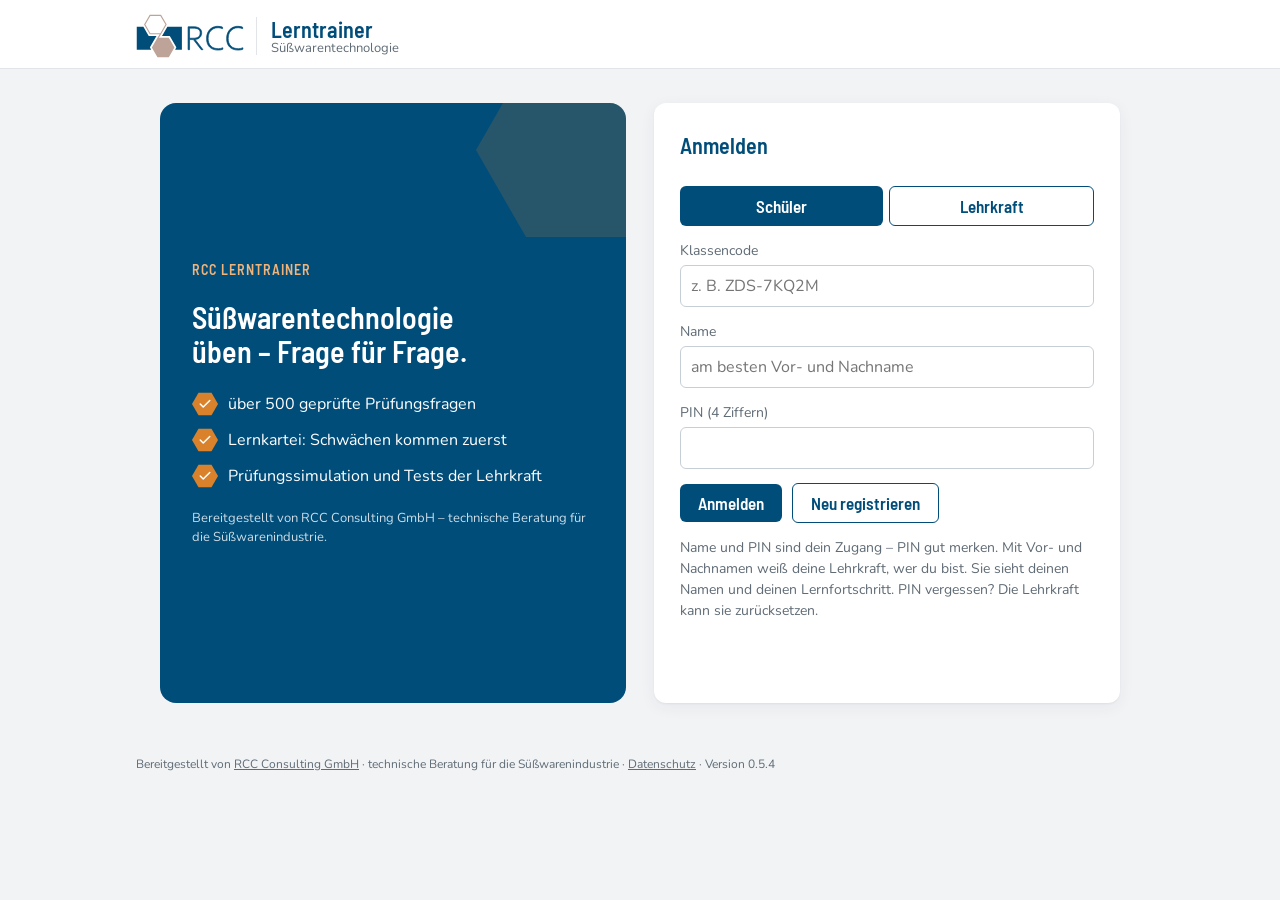
<file: app/index.html>
<!doctype html>
<html lang="de">
<head>
<meta charset="utf-8">
<meta name="viewport" content="width=device-width,initial-scale=1,viewport-fit=cover">
<title>RCC Lerntrainer Süßwarentechnologie</title>
<meta name="description" content="Programmierte Fragen der Süßwarentechnologie üben – bereitgestellt von RCC Consulting GmbH.">
<meta name="theme-color" content="#004D7A">
<link rel="manifest" href="manifest.webmanifest">
<link rel="icon" href="assets/bildmarke.svg" type="image/svg+xml">
<link rel="apple-touch-icon" href="assets/icon-256.png">
<link rel="stylesheet" href="styles.css">
</head>
<body>
<div id="offline" class="offline" hidden>Keine Verbindung – Antworten werden gespeichert und später übertragen.</div>
<header><div class="wrap">
  <div class="top">
    <div class="marke"><a class="logo-link" href="https://www.rcc-online.com" target="_blank" rel="noopener" title="RCC Consulting GmbH – www.rcc-online.com"><img src="assets/logo-rcc.svg" alt="RCC Consulting GmbH – zur Website" class="kachel"></a><h1>Lerntrainer<small>Süßwarentechnologie</small></h1></div>
    <div class="wer" id="wer"></div>
  </div>
  <nav id="nav" aria-label="Ansicht"></nav>
</div></header>
<nav id="bnav" class="bnav" aria-label="Hauptnavigation" hidden></nav>
<main><div class="wrap" id="view"><p class="leer">Lädt …</p></div></main>
<footer><div class="wrap">Bereitgestellt von <a href="https://www.rcc-online.com" target="_blank" rel="noopener">RCC Consulting GmbH</a> · technische Beratung für die Süßwarenindustrie · <a href="datenschutz.html">Datenschutz</a> · <span id="ver"></span></div></footer>
<script src="vendor-supabase.js"></script>
<script type="module" src="app.js"></script>
</body>
</html>
</file>
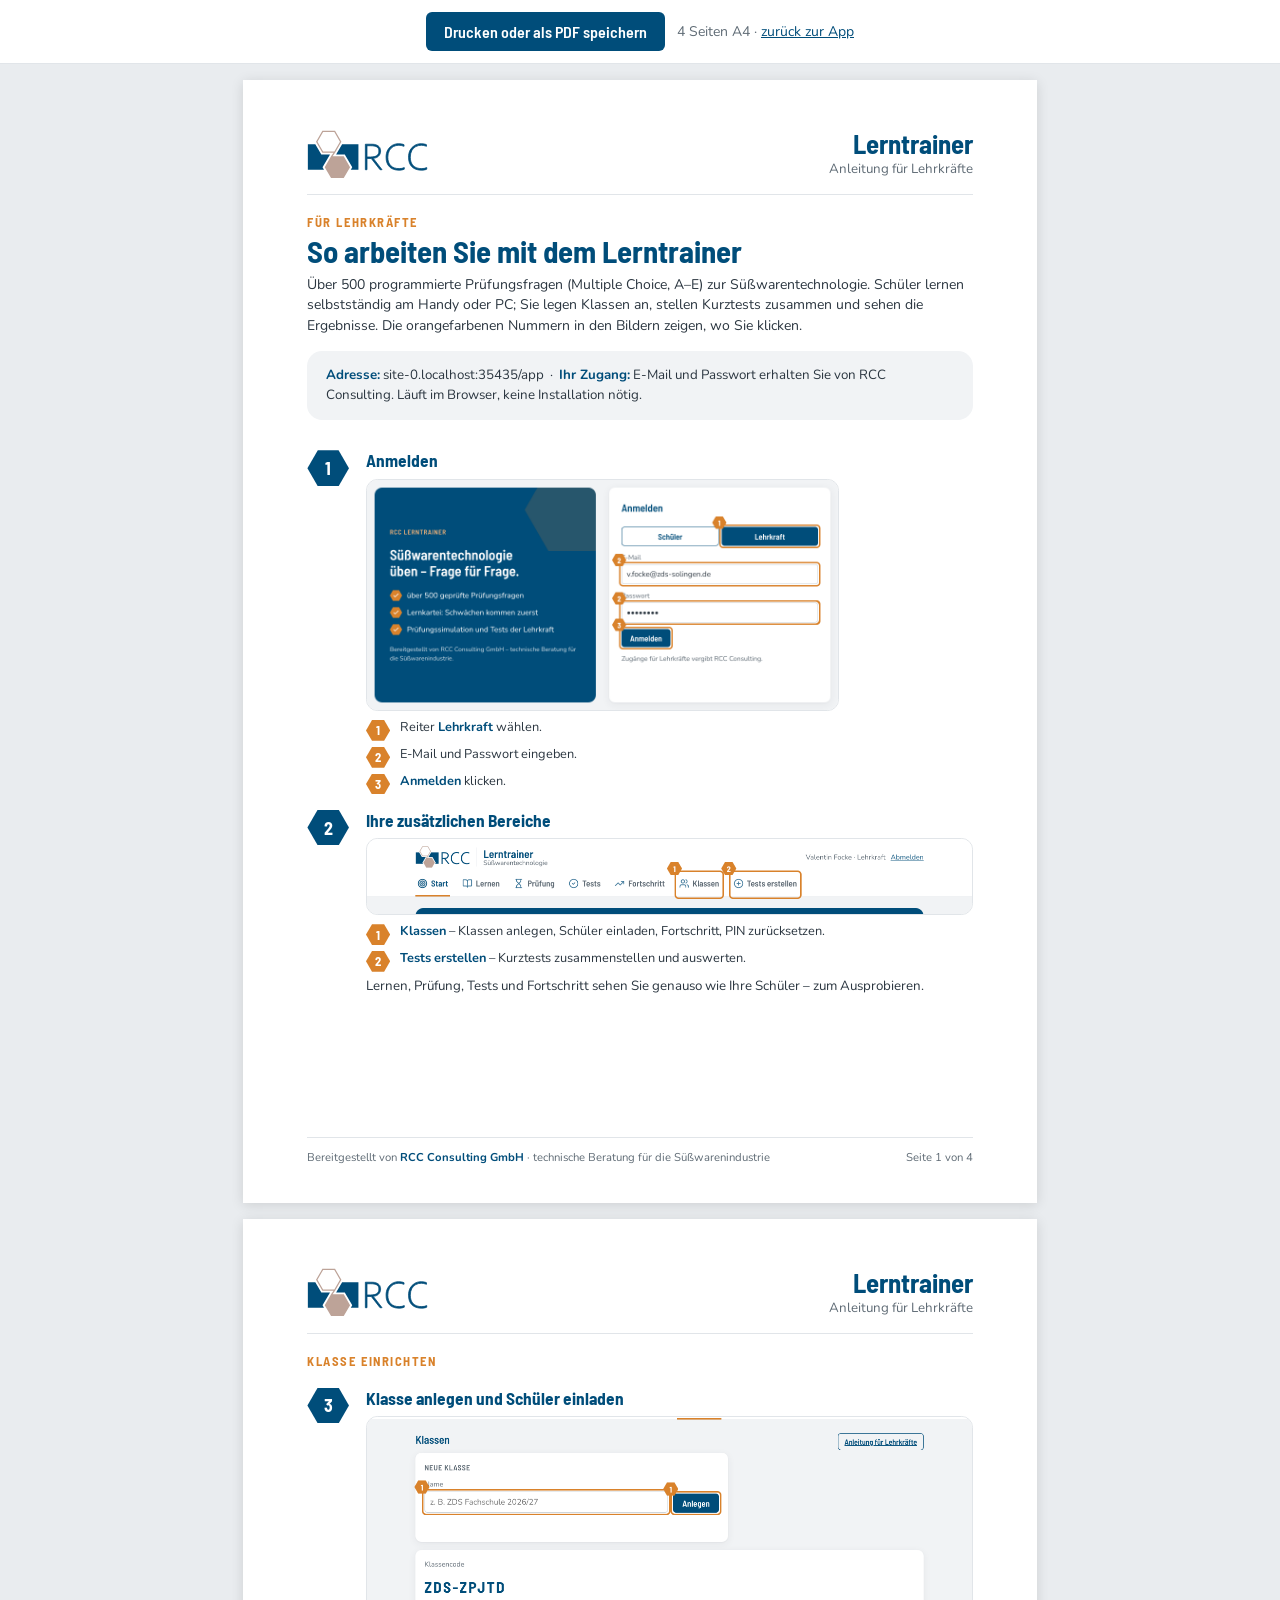
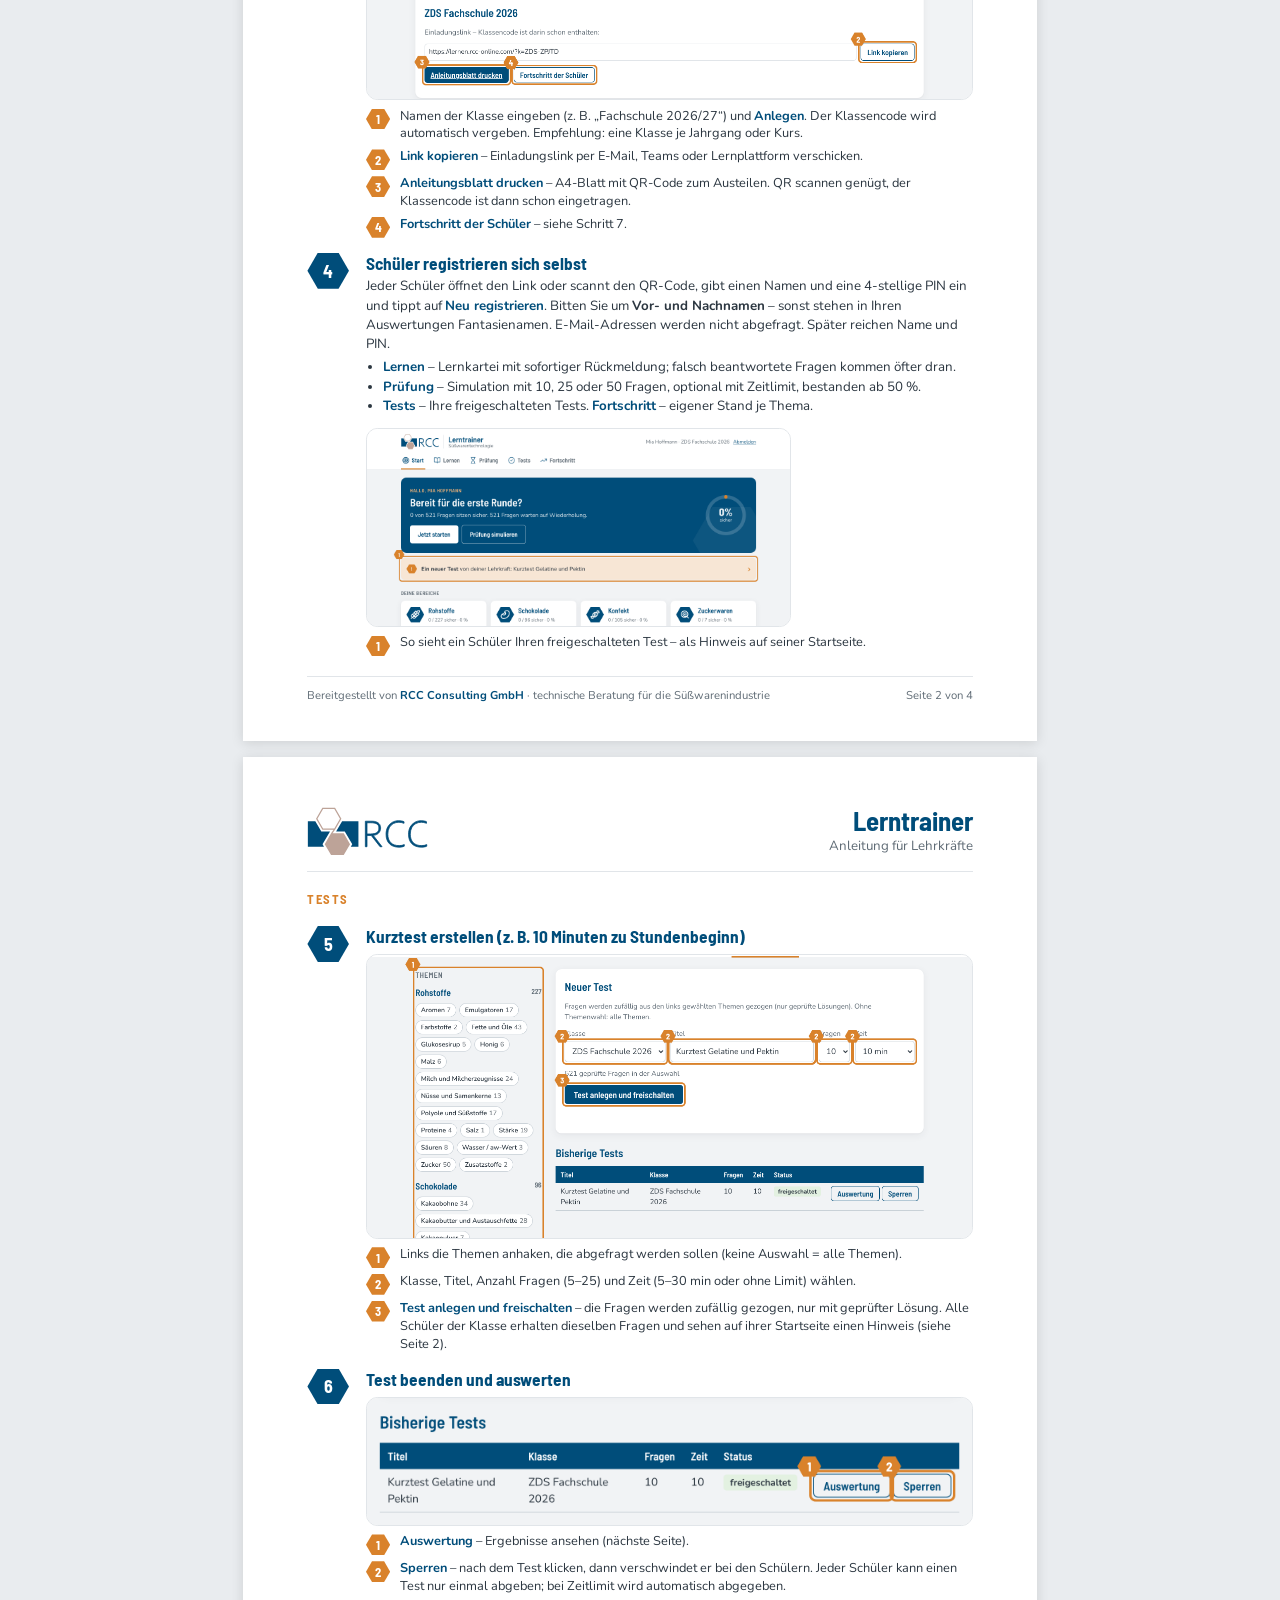
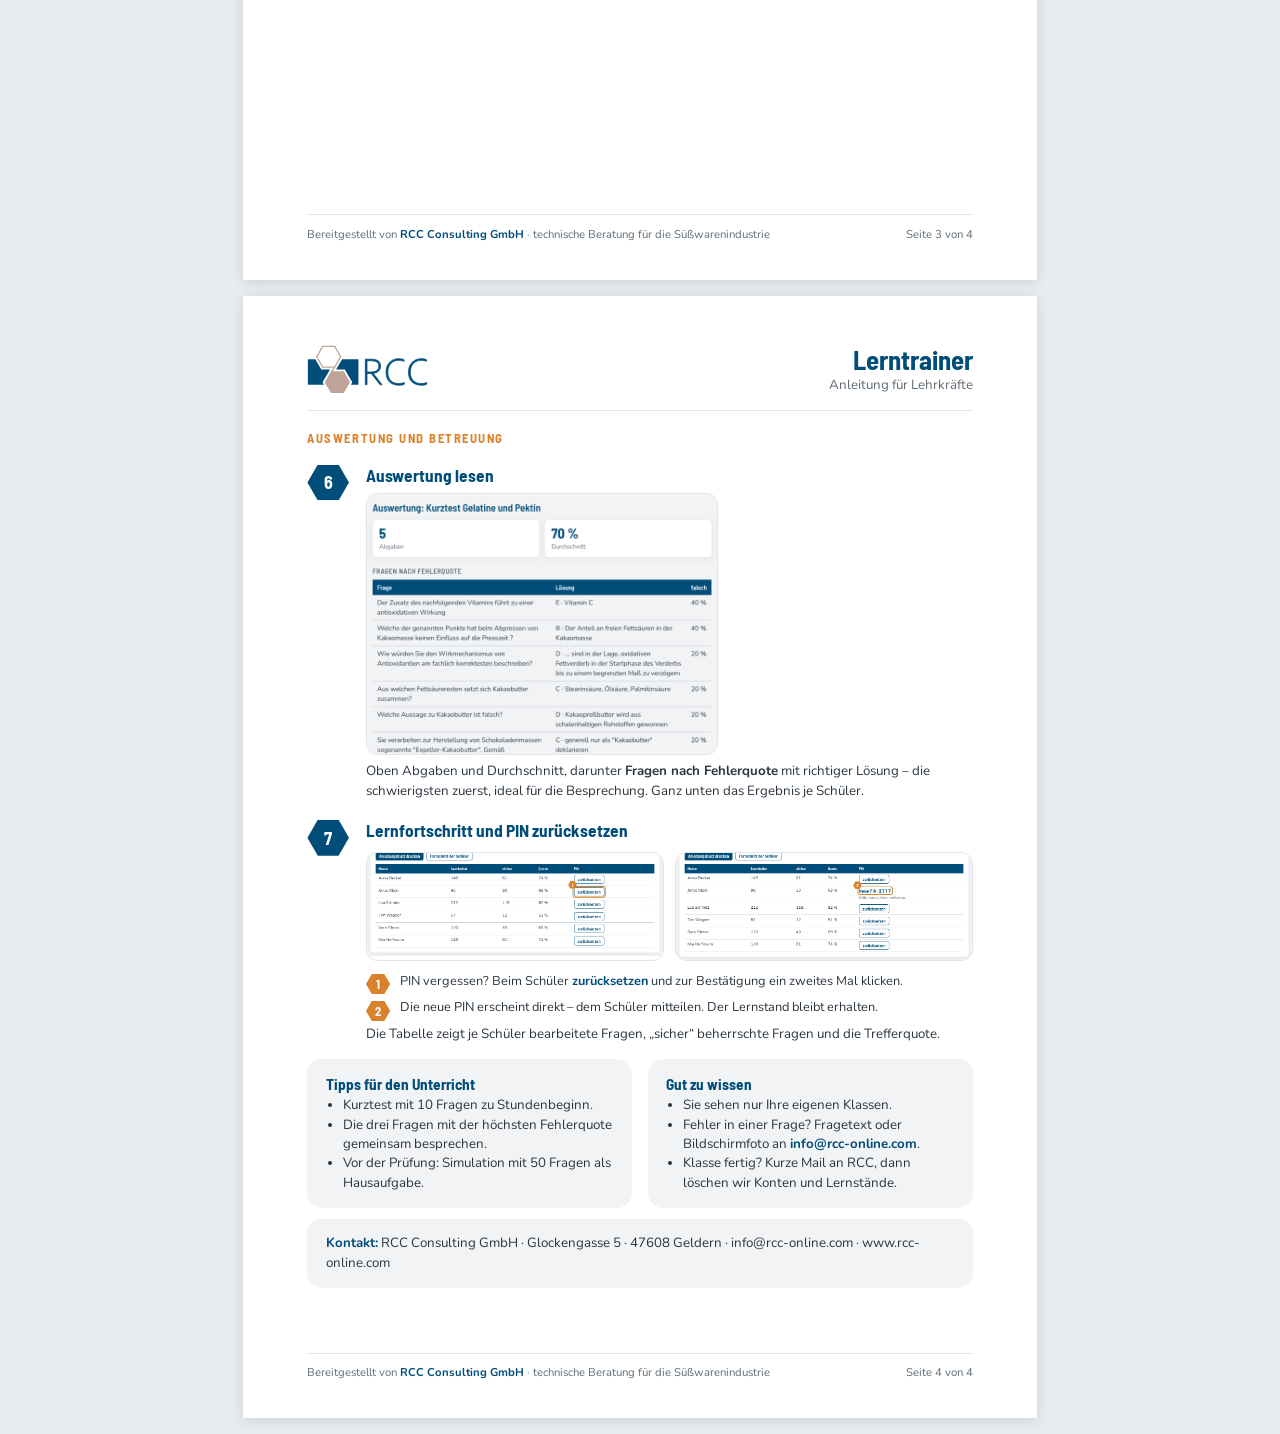
<file: app/anleitung-lehrkraft.html>
<!doctype html>
<html lang="de">
<head>
<meta charset="utf-8">
<meta name="viewport" content="width=device-width,initial-scale=1">
<title>Anleitung für Lehrkräfte – RCC Lerntrainer</title>
<style>
@font-face{font-family:"Barlow Semi Condensed";src:url(fonts/BarlowSemiCondensed-SemiBold.woff2) format("woff2");font-weight:600}
@font-face{font-family:"Barlow Semi Condensed";src:url(fonts/BarlowSemiCondensed-Bold.woff2) format("woff2");font-weight:700}
@font-face{font-family:"Nunito";src:url(fonts/Nunito-VariableFont_wght.woff2) format("woff2");font-weight:200 1000}
:root{--navy:#004D7A;--karamell:#D9822B;--anthrazit:#2B3640;--grau:#5F6B75;--hell:#F1F3F5;--linie:#E1E5E9;--head:"Barlow Semi Condensed","Arial Narrow",Arial,sans-serif;--body:"Nunito",Arial,sans-serif}
*{box-sizing:border-box}
html,body{margin:0;background:#E9ECEF;color:var(--anthrazit);font-family:var(--body);-webkit-print-color-adjust:exact;print-color-adjust:exact}
.leiste{position:sticky;top:0;z-index:2;display:flex;gap:12px;align-items:center;justify-content:center;flex-wrap:wrap;padding:12px 16px;background:#fff;border-bottom:1px solid var(--linie);font-size:14px;color:var(--grau)}
.leiste button{font:600 16px var(--head);background:var(--navy);color:#fff;border:0;border-radius:6px;padding:10px 18px;cursor:pointer}
.leiste a{color:var(--navy)}
.seite{width:210mm;height:297mm;margin:16px auto;background:#fff;padding:13mm 17mm 10mm;display:flex;flex-direction:column;box-shadow:0 2px 12px rgba(0,0,0,.12);overflow:hidden}
.kopf{display:flex;align-items:center;justify-content:space-between;border-bottom:1px solid var(--linie);padding-bottom:4mm}
.kopf img{height:13mm}
.kopf .titel{text-align:right}
.kopf .titel b{display:block;font:700 20pt/1.05 var(--head);color:var(--navy)}
.kopf .titel span{font-size:10pt;color:var(--grau)}
.eyebrow{font:700 9.5pt var(--head);letter-spacing:.12em;text-transform:uppercase;color:var(--karamell);margin:5mm 0 1mm}
h1{font:700 23pt/1.1 var(--head);color:var(--navy);margin:0 0 2mm}
.lead{font-size:10.5pt;line-height:1.45;margin:0 0 4mm}
.box{background:var(--hell);border-radius:4mm;padding:4mm 5mm;font-size:10pt;line-height:1.45;margin-bottom:4mm}
.box b{color:var(--navy)}
.schritte{list-style:none;margin:0;padding:0;display:grid;gap:3.2mm}
.schritte li{display:grid;grid-template-columns:11mm 1fr;gap:4.5mm;align-items:start}
.hex{width:11mm;height:9.5mm;background:var(--navy);color:#fff;display:grid;place-items:center;font:700 13.5pt var(--head);clip-path:polygon(25% 0,75% 0,100% 50%,75% 100%,25% 100%,0 50%)}
.hex.k{background:var(--karamell)}
.schritte h2{font:700 13pt/1.2 var(--head);color:var(--navy);margin:0 0 .5mm}
.schritte p{margin:0;font-size:10pt;line-height:1.45}
.schritte ul{margin:1mm 0 0;padding-left:4.5mm;font-size:10pt;line-height:1.45}
.schritte li li{display:list-item}
.pfad{font-weight:700;color:var(--navy)}
.zwei{display:grid;grid-template-columns:1fr 1fr;gap:4mm;margin-top:4mm}
.zwei .box{margin:0}
.zwei h3{font:700 11.5pt var(--head);color:var(--navy);margin:0 0 1mm}
.zwei ul{margin:0;padding-left:4.5mm}
.fuss{margin-top:auto;padding-top:3mm;border-top:1px solid var(--linie);display:flex;justify-content:space-between;font-size:8.5pt;color:var(--grau)}
.fuss b{color:var(--navy)}
@page{size:A4;margin:0}
@media print{html,body{background:#fff}.leiste{display:none}.seite{margin:0;box-shadow:none;height:296mm;break-after:page}.seite:last-child{break-after:auto}}
.bild{margin:2mm 0 2mm;border:1px solid var(--linie);border-radius:3mm;overflow:hidden;line-height:0}
.bild img{width:100%;display:block}
.bild.halb{width:78%}
.leg{list-style:none;margin:1mm 0 0;padding:0;display:grid;gap:1.3mm;font-size:9.6pt;line-height:1.4}
.leg li{display:grid;grid-template-columns:7mm 1fr;gap:2mm;align-items:start}
.nr{width:6.4mm;height:5.5mm;background:var(--karamell);color:#fff;display:grid;place-items:center;font:700 9.5pt var(--head);clip-path:polygon(25% 0,75% 0,100% 50%,75% 100%,25% 100%,0 50%);margin-top:.3mm}
.abschn{display:grid;grid-template-columns:11mm 1fr;gap:4.5mm;align-items:start;margin-top:4mm}
.abschn h2{font:700 13pt/1.2 var(--head);color:var(--navy);margin:0 0 1mm}
.abschn p{margin:0 0 1mm;font-size:10pt;line-height:1.45}
.abschn ul{margin:1mm 0 0;padding-left:4.5mm;font-size:10pt;line-height:1.45}
</style>
</head>
<body>
<div class="leiste"><button onclick="window.print()">Drucken oder als PDF speichern</button><span>4 Seiten A4 · <a href="./">zurück zur App</a></span></div>
<div class="seite"><div class="kopf"><img src="assets/logo-rcc.svg" alt="RCC Consulting GmbH"><div class="titel"><b>Lerntrainer</b><span>Anleitung für Lehrkräfte</span></div></div>
  <p class="eyebrow">Für Lehrkräfte</p>
  <h1>So arbeiten Sie mit dem Lerntrainer</h1>
  <p class="lead">Über 500 programmierte Prüfungsfragen (Multiple Choice, A–E) zur Süßwarentechnologie. Schüler lernen selbstständig am Handy oder PC; Sie legen Klassen an, stellen Kurztests zusammen und sehen die Ergebnisse. Die orangefarbenen Nummern in den Bildern zeigen, wo Sie klicken.</p>
  <div class="box"><b>Adresse:</b> <span class="adresse"></span> &nbsp;·&nbsp; <b>Ihr Zugang:</b> E-Mail und Passwort erhalten Sie von RCC Consulting. Läuft im Browser, keine Installation nötig.</div>
  <div class="abschn"><span class="hex">1</span><div><h2>Anmelden</h2><div class="bild halb"><img src="anleitung/01-anmelden.png" alt=""></div><ol class="leg"><li><span class="nr">1</span><span>Reiter <span class="pfad">Lehrkraft</span> wählen.</span></li><li><span class="nr">2</span><span>E-Mail und Passwort eingeben.</span></li><li><span class="nr">3</span><span><span class="pfad">Anmelden</span> klicken.</span></li></ol></div></div>
  <div class="abschn"><span class="hex">2</span><div><h2>Ihre zusätzlichen Bereiche</h2><div class="bild "><img src="anleitung/02-navigation.png" alt=""></div><ol class="leg"><li><span class="nr">1</span><span><span class="pfad">Klassen</span> – Klassen anlegen, Schüler einladen, Fortschritt, PIN zurücksetzen.</span></li><li><span class="nr">2</span><span><span class="pfad">Tests erstellen</span> – Kurztests zusammenstellen und auswerten.</span></li></ol><p style="margin-top:1.5mm">Lernen, Prüfung, Tests und Fortschritt sehen Sie genauso wie Ihre Schüler – zum Ausprobieren.</p></div></div>
  <div class="fuss"><span>Bereitgestellt von <b>RCC Consulting GmbH</b> · technische Beratung für die Süßwarenindustrie</span><span>Seite 1 von 4</span></div></div>
<div class="seite"><div class="kopf"><img src="assets/logo-rcc.svg" alt="RCC Consulting GmbH"><div class="titel"><b>Lerntrainer</b><span>Anleitung für Lehrkräfte</span></div></div>
  <p class="eyebrow">Klasse einrichten</p>
  <div class="abschn"><span class="hex">3</span><div><h2>Klasse anlegen und Schüler einladen</h2><div class="bild "><img src="anleitung/03-klassen.png" alt=""></div><ol class="leg"><li><span class="nr">1</span><span>Namen der Klasse eingeben (z. B. „Fachschule 2026/27“) und <span class="pfad">Anlegen</span>. Der Klassencode wird automatisch vergeben. Empfehlung: eine Klasse je Jahrgang oder Kurs.</span></li><li><span class="nr">2</span><span><span class="pfad">Link kopieren</span> – Einladungslink per E-Mail, Teams oder Lernplattform verschicken.</span></li><li><span class="nr">3</span><span><span class="pfad">Anleitungsblatt drucken</span> – A4-Blatt mit QR-Code zum Austeilen. QR scannen genügt, der Klassencode ist dann schon eingetragen.</span></li><li><span class="nr">4</span><span><span class="pfad">Fortschritt der Schüler</span> – siehe Schritt 7.</span></li></ol></div></div>
  <div class="abschn"><span class="hex">4</span><div><h2>Schüler registrieren sich selbst</h2><p>Jeder Schüler öffnet den Link oder scannt den QR-Code, gibt einen Namen und eine 4-stellige PIN ein und tippt auf <span class="pfad">Neu registrieren</span>. Bitten Sie um <b>Vor- und Nachnamen</b> – sonst stehen in Ihren Auswertungen Fantasienamen. E-Mail-Adressen werden nicht abgefragt. Später reichen Name und PIN.</p><ul><li><span class="pfad">Lernen</span> – Lernkartei mit sofortiger Rückmeldung; falsch beantwortete Fragen kommen öfter dran.</li><li><span class="pfad">Prüfung</span> – Simulation mit 10, 25 oder 50 Fragen, optional mit Zeitlimit, bestanden ab 50 %.</li><li><span class="pfad">Tests</span> – Ihre freigeschalteten Tests. <span class="pfad">Fortschritt</span> – eigener Stand je Thema.</li></ul><div class="bild" style="width:70%;margin-top:3mm"><img src="anleitung/09-schueler-start.png" alt=""></div><ol class="leg"><li><span class="nr">1</span><span>So sieht ein Schüler Ihren freigeschalteten Test – als Hinweis auf seiner Startseite.</span></li></ol></div></div>
  <div class="fuss"><span>Bereitgestellt von <b>RCC Consulting GmbH</b> · technische Beratung für die Süßwarenindustrie</span><span>Seite 2 von 4</span></div></div>
<div class="seite"><div class="kopf"><img src="assets/logo-rcc.svg" alt="RCC Consulting GmbH"><div class="titel"><b>Lerntrainer</b><span>Anleitung für Lehrkräfte</span></div></div>
  <p class="eyebrow">Tests</p>
  <div class="abschn"><span class="hex">5</span><div><h2>Kurztest erstellen (z. B. 10 Minuten zu Stundenbeginn)</h2><div class="bild "><img src="anleitung/06-test-erstellen.png" alt=""></div><ol class="leg"><li><span class="nr">1</span><span>Links die Themen anhaken, die abgefragt werden sollen (keine Auswahl = alle Themen).</span></li><li><span class="nr">2</span><span>Klasse, Titel, Anzahl Fragen (5–25) und Zeit (5–30 min oder ohne Limit) wählen.</span></li><li><span class="nr">3</span><span><span class="pfad">Test anlegen und freischalten</span> – die Fragen werden zufällig gezogen, nur mit geprüfter Lösung. Alle Schüler der Klasse erhalten dieselben Fragen und sehen auf ihrer Startseite einen Hinweis (siehe Seite 2).</span></li></ol></div></div>
  <div class="abschn"><span class="hex">6</span><div><h2>Test beenden und auswerten</h2><div class="bild "><img src="anleitung/07-tests-liste.png" alt=""></div><ol class="leg"><li><span class="nr">1</span><span><span class="pfad">Auswertung</span> – Ergebnisse ansehen (nächste Seite).</span></li><li><span class="nr">2</span><span><span class="pfad">Sperren</span> – nach dem Test klicken, dann verschwindet er bei den Schülern. Jeder Schüler kann einen Test nur einmal abgeben; bei Zeitlimit wird automatisch abgegeben.</span></li></ol></div></div>
  <div class="fuss"><span>Bereitgestellt von <b>RCC Consulting GmbH</b> · technische Beratung für die Süßwarenindustrie</span><span>Seite 3 von 4</span></div></div>
<div class="seite"><div class="kopf"><img src="assets/logo-rcc.svg" alt="RCC Consulting GmbH"><div class="titel"><b>Lerntrainer</b><span>Anleitung für Lehrkräfte</span></div></div>
  <p class="eyebrow">Auswertung und Betreuung</p>
  <div class="abschn"><span class="hex">6</span><div><h2>Auswertung lesen</h2><div class="bild" style="width:58%"><img src="anleitung/08-auswertung.png" alt=""></div><p>Oben Abgaben und Durchschnitt, darunter <b>Fragen nach Fehlerquote</b> mit richtiger Lösung – die schwierigsten zuerst, ideal für die Besprechung. Ganz unten das Ergebnis je Schüler.</p></div></div>
  <div class="abschn"><span class="hex">7</span><div><h2>Lernfortschritt und PIN zurücksetzen</h2><div style="display:grid;grid-template-columns:1fr 1fr;gap:3mm"><div class="bild "><img src="anleitung/04-fortschritt.png" alt=""></div><div class="bild "><img src="anleitung/05-pin-neu.png" alt=""></div></div><ol class="leg"><li><span class="nr">1</span><span>PIN vergessen? Beim Schüler <span class="pfad">zurücksetzen</span> und zur Bestätigung ein zweites Mal klicken.</span></li><li><span class="nr">2</span><span>Die neue PIN erscheint direkt – dem Schüler mitteilen. Der Lernstand bleibt erhalten.</span></li></ol><p style="margin-top:1mm">Die Tabelle zeigt je Schüler bearbeitete Fragen, „sicher“ beherrschte Fragen und die Trefferquote.</p></div></div>
  <div class="zwei" style="margin-top:3mm">
    <div class="box"><h3>Tipps für den Unterricht</h3><ul><li>Kurztest mit 10 Fragen zu Stundenbeginn.</li><li>Die drei Fragen mit der höchsten Fehlerquote gemeinsam besprechen.</li><li>Vor der Prüfung: Simulation mit 50 Fragen als Hausaufgabe.</li></ul></div>
    <div class="box"><h3>Gut zu wissen</h3><ul><li>Sie sehen nur Ihre eigenen Klassen.</li><li>Fehler in einer Frage? Fragetext oder Bildschirmfoto an <b>info@rcc-online.com</b>.</li><li>Klasse fertig? Kurze Mail an RCC, dann löschen wir Konten und Lernstände.</li></ul></div>
  </div>
  <div class="box" style="margin-top:3mm"><b>Kontakt:</b> RCC Consulting GmbH · Glockengasse 5 · 47608 Geldern · info@rcc-online.com · www.rcc-online.com</div>
  <div class="fuss"><span>Bereitgestellt von <b>RCC Consulting GmbH</b> · technische Beratung für die Süßwarenindustrie</span><span>Seite 4 von 4</span></div></div>
<script>document.querySelectorAll('.adresse').forEach(e => e.textContent = new URL('./', location.href).href.replace(/^https?:\/\//, '').replace(/\/$/, ''));</script>
</body>
</html>
</file>
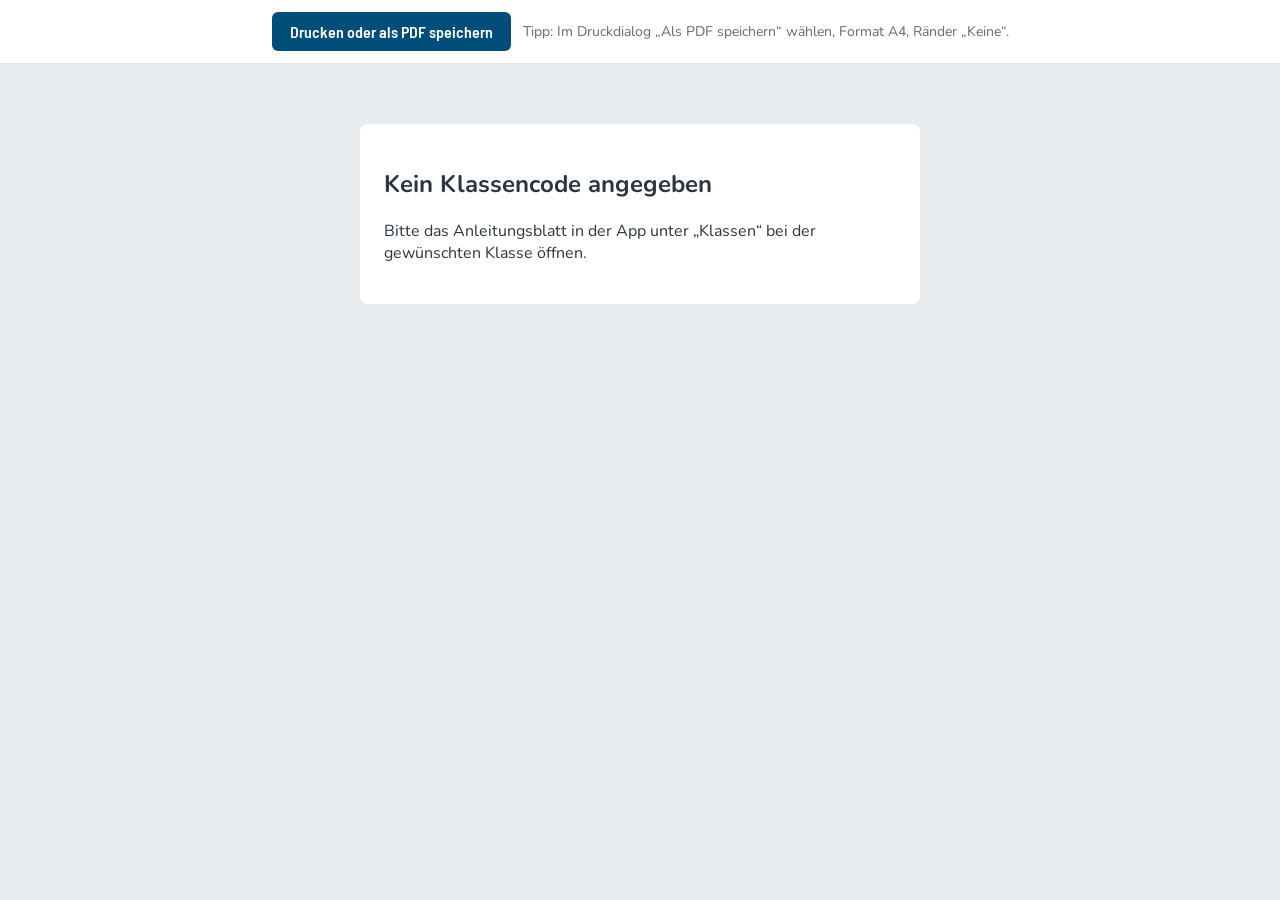
<file: app/blatt.html>
<!doctype html>
<html lang="de">
<head>
<meta charset="utf-8">
<meta name="viewport" content="width=device-width,initial-scale=1">
<title>Anleitungsblatt – RCC Lerntrainer</title>
<style>
@font-face{font-family:"Barlow Semi Condensed";src:url(fonts/BarlowSemiCondensed-SemiBold.woff2) format("woff2");font-weight:600}
@font-face{font-family:"Barlow Semi Condensed";src:url(fonts/BarlowSemiCondensed-Bold.woff2) format("woff2");font-weight:700}
@font-face{font-family:"Nunito";src:url(fonts/Nunito-VariableFont_wght.woff2) format("woff2");font-weight:200 1000}
:root{--navy:#004D7A;--karamell:#D9822B;--anthrazit:#2B3640;--grau:#5F6B75;--hell:#F1F3F5;--linie:#E1E5E9;--head:"Barlow Semi Condensed","Arial Narrow",Arial,sans-serif;--body:"Nunito",Arial,sans-serif}
*{box-sizing:border-box}
html,body{margin:0;background:#E9ECEF;color:var(--anthrazit);font-family:var(--body);-webkit-print-color-adjust:exact;print-color-adjust:exact}
.leiste{position:sticky;top:0;z-index:2;display:flex;gap:12px;align-items:center;justify-content:center;flex-wrap:wrap;padding:12px 16px;background:#fff;border-bottom:1px solid var(--linie);font-size:14px;color:var(--grau)}
.leiste button{font:600 16px var(--head);background:var(--navy);color:#fff;border:0;border-radius:6px;padding:10px 18px;cursor:pointer}
.seite{width:210mm;height:297mm;margin:16px auto;background:#fff;padding:14mm 18mm 11mm;display:flex;flex-direction:column;box-shadow:0 2px 12px rgba(0,0,0,.12)}
.kopf{display:flex;align-items:center;justify-content:space-between;border-bottom:1px solid var(--linie);padding-bottom:5mm}
.kopf img{height:15mm}
.kopf .titel{text-align:right}
.kopf .titel b{display:block;font:700 22pt/1.05 var(--head);color:var(--navy)}
.kopf .titel span{font-size:10.5pt;color:var(--grau)}
.eyebrow{font:700 10pt var(--head);letter-spacing:.12em;text-transform:uppercase;color:var(--karamell);margin:6mm 0 1mm}
h1{font:700 26pt/1.1 var(--head);color:var(--navy);margin:0 0 2mm}
.lead{font-size:11pt;margin:0 0 5mm;color:var(--anthrazit)}
.zugang{display:grid;grid-template-columns:56mm 1fr;gap:8mm;align-items:center;background:var(--hell);border-radius:5mm;padding:6mm}
.zugang svg{width:56mm;height:56mm;display:block;background:#fff;border-radius:3mm}
.zugang .lbl{font:600 10pt var(--head);letter-spacing:.06em;text-transform:uppercase;color:var(--grau);margin:0}
.zugang .code{font:700 30pt/1.1 var(--head);letter-spacing:3px;color:var(--navy);margin:1mm 0 5mm}
.zugang .url{font:600 12pt var(--body);color:var(--navy);overflow-wrap:anywhere;margin:1mm 0 5mm}
.zugang .klein{font-size:9.5pt;color:var(--grau);margin:0}
.schritte{list-style:none;margin:7mm 0 0;padding:0;display:grid;gap:3.5mm}
.schritte li{display:grid;grid-template-columns:12mm 1fr;gap:5mm;align-items:start}
.hex{width:12mm;height:10.4mm;background:var(--navy);color:#fff;display:grid;place-items:center;font:700 15pt var(--head);clip-path:polygon(25% 0,75% 0,100% 50%,75% 100%,25% 100%,0 50%)}
.schritte b{display:block;font:700 13.5pt/1.2 var(--head);color:var(--navy);margin-bottom:.5mm}
.schritte p{margin:0;font-size:10.5pt;line-height:1.45}
.notiz{margin-top:6mm;border:1.2px dashed var(--navy);border-radius:4mm;padding:5mm 6mm;display:grid;grid-template-columns:1fr 1fr;gap:3mm 10mm}
.notiz .k{grid-column:1/-1;font:700 11pt var(--head);color:var(--navy);margin:0}
.notiz .feld{font-size:10pt;color:var(--grau);border-bottom:1px solid var(--anthrazit);padding-top:5mm}
.notiz .hinweis{grid-column:1/-1;font-size:9pt;color:var(--grau);margin:0}
.fuss{margin-top:auto;padding-top:4mm;border-top:1px solid var(--linie);display:flex;justify-content:space-between;font-size:8.5pt;color:var(--grau)}
.fuss b{color:var(--navy)}
.fehler{max-width:560px;margin:60px auto;background:#fff;padding:24px;border-radius:8px}
@page{size:A4;margin:0}
@media print{html,body{background:#fff}.leiste{display:none}.seite{margin:0;box-shadow:none;width:210mm;min-height:0;height:296mm;overflow:hidden;break-after:avoid}}
</style>
</head>
<body>
<div class="leiste"><button id="drucken">Drucken oder als PDF speichern</button><span>Tipp: Im Druckdialog „Als PDF speichern“ wählen, Format A4, Ränder „Keine“.</span></div>
<div id="inhalt"></div>
<script src="vendor-qrcode.js"></script>
<script src="blatt.js"></script>
</body>
</html>
</file>
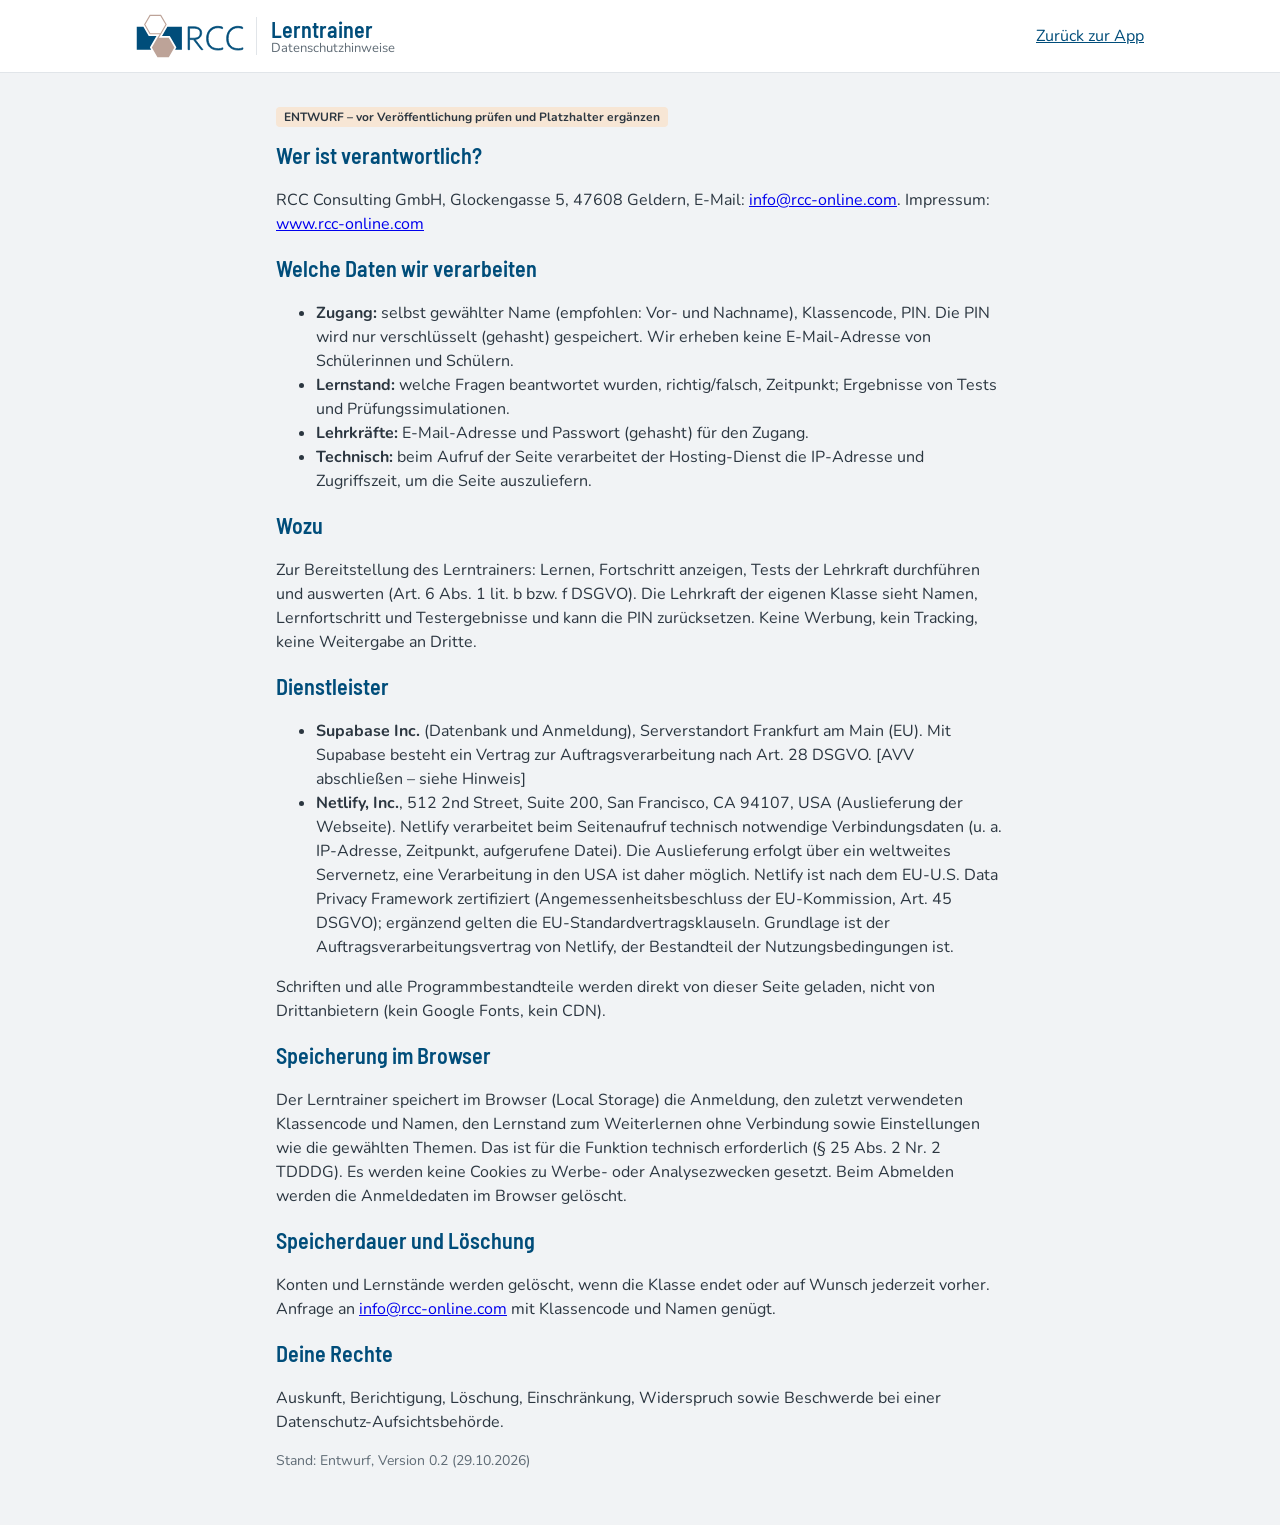
<file: app/datenschutz.html>
<!doctype html>
<html lang="de">
<head>
<meta charset="utf-8">
<meta name="viewport" content="width=device-width,initial-scale=1,viewport-fit=cover">
<title>Datenschutz – RCC Lerntrainer</title>
<link rel="stylesheet" href="styles.css">
</head>
<body>
<header><div class="wrap"><div class="top" style="padding-bottom:14px"><div class="marke"><a class="logo-link" href="https://www.rcc-online.com" target="_blank" rel="noopener" title="RCC Consulting GmbH – www.rcc-online.com"><img src="assets/logo-rcc.svg" alt="RCC Consulting GmbH – zur Website" class="kachel"></a><h1>Lerntrainer<small>Datenschutzhinweise</small></h1></div><a href="./" style="color:#004D7A">Zurück zur App</a></div></div></header>
<main><div class="wrap" style="max-width:760px">
<p class="tag">ENTWURF – vor Veröffentlichung prüfen und Platzhalter ergänzen</p>
<h3>Wer ist verantwortlich?</h3>
<p>RCC Consulting GmbH, Glockengasse 5, 47608 Geldern, E-Mail: <a href="mailto:info@rcc-online.com">info@rcc-online.com</a>. Impressum: <a href="https://www.rcc-online.com">www.rcc-online.com</a></p>
<h3>Welche Daten wir verarbeiten</h3>
<ul>
<li><b>Zugang:</b> selbst gewählter Name (empfohlen: Vor- und Nachname), Klassencode, PIN. Die PIN wird nur verschlüsselt (gehasht) gespeichert. Wir erheben keine E-Mail-Adresse von Schülerinnen und Schülern.</li>
<li><b>Lernstand:</b> welche Fragen beantwortet wurden, richtig/falsch, Zeitpunkt; Ergebnisse von Tests und Prüfungssimulationen.</li>
<li><b>Lehrkräfte:</b> E-Mail-Adresse und Passwort (gehasht) für den Zugang.</li>
<li><b>Technisch:</b> beim Aufruf der Seite verarbeitet der Hosting-Dienst die IP-Adresse und Zugriffszeit, um die Seite auszuliefern.</li>
</ul>
<h3>Wozu</h3>
<p>Zur Bereitstellung des Lerntrainers: Lernen, Fortschritt anzeigen, Tests der Lehrkraft durchführen und auswerten (Art. 6 Abs. 1 lit. b bzw. f DSGVO). Die Lehrkraft der eigenen Klasse sieht Namen, Lernfortschritt und Testergebnisse und kann die PIN zurücksetzen. Keine Werbung, kein Tracking, keine Weitergabe an Dritte.</p>
<h3>Dienstleister</h3>
<ul>
<li><b>Supabase Inc.</b> (Datenbank und Anmeldung), Serverstandort Frankfurt am Main (EU). Mit Supabase besteht ein Vertrag zur Auftragsverarbeitung nach Art. 28 DSGVO. [AVV abschließen – siehe Hinweis]</li>
<li><b>Netlify, Inc.</b>, 512 2nd Street, Suite 200, San Francisco, CA 94107, USA (Auslieferung der Webseite). Netlify verarbeitet beim Seitenaufruf technisch notwendige Verbindungsdaten (u. a. IP-Adresse, Zeitpunkt, aufgerufene Datei). Die Auslieferung erfolgt über ein weltweites Servernetz, eine Verarbeitung in den USA ist daher möglich. Netlify ist nach dem EU-U.S. Data Privacy Framework zertifiziert (Angemessenheitsbeschluss der EU-Kommission, Art. 45 DSGVO); ergänzend gelten die EU-Standardvertragsklauseln. Grundlage ist der Auftragsverarbeitungsvertrag von Netlify, der Bestandteil der Nutzungsbedingungen ist.</li>
</ul>
<p>Schriften und alle Programmbestandteile werden direkt von dieser Seite geladen, nicht von Drittanbietern (kein Google Fonts, kein CDN).</p>
<h3>Speicherung im Browser</h3>
<p>Der Lerntrainer speichert im Browser (Local Storage) die Anmeldung, den zuletzt verwendeten Klassencode und Namen, den Lernstand zum Weiterlernen ohne Verbindung sowie Einstellungen wie die gewählten Themen. Das ist für die Funktion technisch erforderlich (§ 25 Abs. 2 Nr. 2 TDDDG). Es werden keine Cookies zu Werbe- oder Analysezwecken gesetzt. Beim Abmelden werden die Anmeldedaten im Browser gelöscht.</p>
<h3>Speicherdauer und Löschung</h3>
<p>Konten und Lernstände werden gelöscht, wenn die Klasse endet oder auf Wunsch jederzeit vorher. Anfrage an <a href="mailto:info@rcc-online.com">info@rcc-online.com</a> mit Klassencode und Namen genügt.</p>
<h3>Deine Rechte</h3>
<p>Auskunft, Berichtigung, Löschung, Einschränkung, Widerspruch sowie Beschwerde bei einer Datenschutz-Aufsichtsbehörde.</p>
<p class="hint">Stand: Entwurf, Version 0.2 (29.10.2026)</p>
</div></main>
</body>
</html>
</file>
<file: app/styles.css>
/* RCC Lerntrainer – Stylebook V1.6: Navy trägt, Karamell setzt Akzente, Barlow für Überschriften, Nunito für Text */
@font-face{font-family:"Barlow Semi Condensed";src:url(fonts/BarlowSemiCondensed-SemiBold.woff2) format("woff2");font-weight:600;font-display:swap}
@font-face{font-family:"Barlow Semi Condensed";src:url(fonts/BarlowSemiCondensed-Bold.woff2) format("woff2");font-weight:700;font-display:swap}
@font-face{font-family:"Nunito";src:url(fonts/Nunito-VariableFont_wght.woff2) format("woff2");font-weight:200 1000;font-display:swap}
:root{
  --navy:#004D7A; --navy-15:#D9E4EB; --karamell:#D9822B; --karamell-hell:#F7E6D5; --taupe:#BDA398;
  --bg:#FFFFFF; --flaeche:#F1F3F5; --text:#2B3640; --text-2:#5F6B75; --rahmen:#C7CFD6;
  --ok:#3D8B37; --ok-hell:#E3F1E1; --fehler:#C62828; --fehler-hell:#FBE5E5; --band:#004D7A; --band-text:#FFFFFF; --auf-navy:#FFFFFF;
  --head:"Barlow Semi Condensed","Arial Narrow",Arial,sans-serif; --body:"Nunito",Arial,sans-serif;
  color-scheme:light;
}
@media (prefers-color-scheme: dark){:root{
  --navy:#6FA6CC; --navy-15:#1E3442; --karamell:#E39A4F; --karamell-hell:#3A2A1B;
  --bg:#141A20; --flaeche:#1D252D; --text:#E6EAEE; --text-2:#A3AFBA; --rahmen:#33414D;
  --ok:#6CBF64; --ok-hell:#1D3320; --fehler:#EF6B6B; --fehler-hell:#3A1E1E; --band:#0B2A3F; --auf-navy:#141A20; color-scheme:dark}}
*{box-sizing:border-box}
html,body{margin:0}
body{background:var(--bg);color:var(--text);font-family:var(--body);font-size:16px;line-height:1.5;-webkit-tap-highlight-color:transparent}
.wrap{max-width:1040px;margin:0 auto;padding-left:max(16px,env(safe-area-inset-left,0px));padding-right:max(16px,env(safe-area-inset-right,0px))}
header{background:var(--band);color:var(--band-text);padding-top:env(safe-area-inset-top,0px)}
header .wrap{padding-block:14px 0;display:flex;flex-direction:column;gap:10px}
.top{display:flex;align-items:center;gap:14px;justify-content:space-between;flex-wrap:wrap}
.marke{display:flex;align-items:center;gap:12px;min-width:0}
.marke img{height:34px;width:auto}
.marke h1{font-family:var(--head);font-weight:600;font-size:22px;margin:0;line-height:1.1}
.marke small{display:block;font-family:var(--body);font-size:13px;opacity:.85;font-weight:400}
.wer{font-size:14px;display:flex;gap:10px;align-items:center}
.wer button{all:unset;cursor:pointer;text-decoration:underline;opacity:.9}
nav{display:flex;gap:2px;flex-wrap:wrap}
nav a{font-family:var(--head);font-weight:600;font-size:17px;color:var(--band-text);text-decoration:none;padding:8px 12px;border-radius:6px 6px 0 0;opacity:.8}
nav a[aria-current="page"]{background:var(--bg);color:var(--navy);opacity:1}
a:focus-visible,button:focus-visible,select:focus-visible,input:focus-visible,textarea:focus-visible{outline:2px solid var(--karamell);outline-offset:2px}
main .wrap{padding-block:22px 40px}
footer{color:var(--text-2);font-size:12px;padding-bottom:max(24px,env(safe-area-inset-bottom,0px))}
footer a{color:var(--text-2)}
.hex{clip-path:polygon(25% 0,75% 0,100% 50%,75% 100%,25% 100%,0 50%);display:inline-grid;place-items:center;font-family:var(--head);font-weight:600;flex:none}
.grid{display:grid;grid-template-columns:250px minmax(0,1fr);gap:28px}
@media (max-width:780px){.grid{grid-template-columns:minmax(0,1fr)}}
h2{font-family:var(--head);font-weight:600;font-size:15px;text-transform:uppercase;letter-spacing:.8px;color:var(--text-2);margin:0 0 8px}
h3{font-family:var(--head);font-weight:600;font-size:22px;color:var(--navy);margin:0 0 10px}
.bereich{margin-bottom:12px}
.bereich>button{all:unset;cursor:pointer;display:flex;justify-content:space-between;width:100%;font-family:var(--head);font-weight:600;font-size:18px;color:var(--navy);padding:3px 0}
.chips{display:flex;flex-wrap:wrap;gap:6px;margin-top:4px}
.chip{font:600 13px var(--body);border:1px solid var(--rahmen);background:var(--bg);color:var(--text);border-radius:999px;padding:4px 10px;cursor:pointer}
.chip[aria-pressed="true"]{background:var(--navy);border-color:var(--navy);color:var(--auf-navy)}
.chip .n{opacity:.65;font-variant-numeric:tabular-nums;margin-left:4px}
.einst{display:flex;flex-direction:column;gap:8px;margin-top:16px;padding-top:14px;border-top:1px solid var(--rahmen);font-size:14px;color:var(--text-2)}
label.zeile{display:flex;gap:8px;align-items:center;cursor:pointer}
select,input,textarea{font:inherit;color:var(--text);background:var(--bg);border:1px solid var(--rahmen);border-radius:6px;padding:8px 10px;min-width:0}
.feld{display:flex;flex-direction:column;gap:4px;font-size:14px;color:var(--text-2)}
.feld input,.feld select{font-size:16px;color:var(--text)}
.panel{min-width:0}
.meta{display:flex;justify-content:space-between;gap:12px;flex-wrap:wrap;margin-bottom:10px;color:var(--text-2);font-size:14px;font-variant-numeric:tabular-nums;align-items:center}
.bar{height:6px;background:var(--flaeche);border-radius:3px;overflow:hidden;margin-bottom:16px}
.bar i{display:block;height:100%;background:var(--navy);transition:width .25s}
.thema{font-family:var(--head);font-weight:600;color:var(--karamell);font-size:15px;text-transform:uppercase;letter-spacing:.8px}
.frage{font-family:var(--head);font-weight:600;font-size:24px;line-height:1.2;color:var(--navy);margin:4px 0 6px;text-wrap:balance}
.hint{font-size:14px;color:var(--text-2);margin:0 0 14px}
.optlist{display:flex;flex-direction:column;gap:10px}
.opt{all:unset;box-sizing:border-box;display:flex;gap:14px;align-items:center;width:100%;background:var(--flaeche);border:1px solid var(--rahmen);border-radius:8px;padding:10px 14px;cursor:pointer}
.opt:hover:not([disabled]){border-color:var(--navy)}
.opt:focus-visible{outline:2px solid var(--karamell);outline-offset:2px}
.opt .hex{width:34px;height:30px;background:var(--navy);color:var(--auf-navy);font-size:17px}
.opt.gewaehlt{border-color:var(--navy);background:var(--navy-15)}
.opt.richtig{background:var(--ok-hell);border-color:var(--ok)} .opt.richtig .hex{background:var(--ok);color:#fff}
.opt.falsch{background:var(--fehler-hell);border-color:var(--fehler)} .opt.falsch .hex{background:var(--fehler);color:#fff}
.opt.loesung{background:var(--karamell-hell);border-color:var(--karamell)} .opt.loesung .hex{background:var(--karamell);color:#fff}
.opt[disabled]{cursor:default}
.box{margin-top:14px;padding:12px 14px;border-radius:8px;background:var(--flaeche);font-size:15px}
.box strong{font-family:var(--head);font-size:18px}
.karte{background:var(--flaeche);border-radius:10px;padding:18px;display:flex;flex-direction:column;gap:12px}
.karten{display:grid;grid-template-columns:repeat(auto-fit,minmax(260px,1fr));gap:14px}
.tag{display:inline-block;font:700 12px var(--body);padding:2px 8px;border-radius:4px;background:var(--karamell-hell);color:var(--text);vertical-align:middle}
.tag.ok{background:var(--ok-hell)} .tag.aus{background:var(--flaeche);border:1px solid var(--rahmen)}
.actions{display:flex;gap:10px;margin-top:16px;flex-wrap:wrap;align-items:center}
.btn{font-family:var(--head);font-weight:600;font-size:17px;border:none;background:var(--navy);color:var(--auf-navy);padding:9px 18px;border-radius:6px;cursor:pointer}
.btn.sek{background:transparent;color:var(--navy);border:1.5px solid var(--navy)}
.btn.ok{background:var(--ok);color:#fff} .btn.rot{background:transparent;color:var(--fehler);border:1.5px solid var(--fehler)}
.btn.klein{font-size:15px;padding:5px 12px}
.btn[disabled]{opacity:.45;cursor:default}
.ergebnis{display:flex;gap:22px;align-items:center;flex-wrap:wrap;margin:8px 0 18px}
.ergebnis .hex{width:120px;height:104px;background:var(--navy);color:var(--auf-navy);font-size:36px;font-weight:700}
.ergebnis .hex.gut{background:var(--ok);color:#fff} .ergebnis .hex.schlecht{background:var(--fehler);color:#fff}
.liste{font-size:14px;color:var(--text-2);display:flex;flex-direction:column;gap:10px}
.liste .f{color:var(--text);font-weight:600}
.navgrid{display:flex;flex-wrap:wrap;gap:5px;margin:14px 0}
.navgrid button{font:600 13px var(--body);width:34px;height:30px;border:1px solid var(--rahmen);background:var(--bg);color:var(--text);border-radius:5px;cursor:pointer;font-variant-numeric:tabular-nums}
.navgrid button.beantwortet{background:var(--navy-15);border-color:var(--navy)}
.navgrid button.aktiv{outline:2px solid var(--karamell)}
.uhr{font-family:var(--head);font-weight:600;font-size:20px;color:var(--navy);font-variant-numeric:tabular-nums}
.uhr.knapp{color:var(--fehler)}
.tbl{overflow-x:auto}
table{border-collapse:collapse;width:100%;font-size:14px;font-variant-numeric:tabular-nums}
th{font-family:var(--head);font-weight:600;text-align:left;background:var(--navy);color:var(--auf-navy);padding:6px 10px}
td{padding:6px 10px;border-bottom:1px solid var(--rahmen);vertical-align:top}
tr.b td{font-family:var(--head);font-weight:600;font-size:16px;color:var(--navy);background:var(--navy-15)}
.mbar{display:flex;height:8px;width:120px;border-radius:4px;overflow:hidden;background:var(--flaeche)}
.mbar i{display:block;height:100%}
.kpis{display:grid;grid-template-columns:repeat(auto-fit,minmax(150px,1fr));gap:12px;margin-bottom:18px}
.kpi{background:var(--flaeche);border-radius:8px;padding:12px 14px}
.kpi b{display:block;font-family:var(--head);font-size:30px;color:var(--navy);line-height:1.1}
.kpi span{font-size:13px;color:var(--text-2)}
.leer{color:var(--text-2)}
.fehlermeldung{color:var(--fehler);font-size:14px}
.code{font-family:var(--head);font-weight:700;font-size:30px;letter-spacing:3px;color:var(--navy)}
.login{max-width:460px;margin:24px auto;display:flex;flex-direction:column;gap:14px}
.tabs{display:flex;gap:6px}
.tabs button{flex:1}
.offline{background:var(--karamell-hell);color:var(--text);font-size:13px;text-align:center;padding:4px}
@media (prefers-reduced-motion:reduce){.bar i{transition:none}}
.marke img.kachel{background:#fff;padding:5px 8px;border-radius:4px;height:40px}

/* ===== Design 0.2 ===== */
body{background:var(--seite,#F1F3F5)}
:root{--seite:#F1F3F5;--karte:#FFFFFF;--schatten:0 1px 2px rgba(43,54,64,.06),0 4px 16px rgba(43,54,64,.06)}
@media (prefers-color-scheme: dark){:root{--seite:#10161B;--karte:#1A2129;--schatten:none}}
.opt{background:var(--karte)}
.fkarte,.karte,.kpi,.bkarte,.login{background:var(--karte);box-shadow:var(--schatten);border-radius:12px}
.fkarte{padding:22px 22px 18px}
.karte{border:none}
.kpi{border-radius:10px}
.box{background:var(--karte);box-shadow:var(--schatten)}
.eyebrow{font-family:var(--head);font-weight:600;text-transform:uppercase;letter-spacing:1px;font-size:14px;color:var(--karamell);margin:0 0 6px}
.btn.gross{font-size:18px;padding:12px 22px;text-decoration:none;display:inline-block}
.btn.hell{color:#fff;border-color:rgba(255,255,255,.7)}
.abschnitt{margin:26px 0 10px}
/* Themen: Desktop Seitenleiste, mobil einklappbar */
.themen details>summary{list-style:none;cursor:pointer;display:flex;justify-content:space-between;align-items:center;font-family:var(--head);font-weight:600;font-size:15px;text-transform:uppercase;letter-spacing:.8px;color:var(--text-2);margin-bottom:8px}
.themen details>summary::-webkit-details-marker{display:none}
.themen .wahl{font-family:var(--body);text-transform:none;letter-spacing:0;font-weight:600;color:var(--navy);font-size:14px}
@media (min-width:781px){.themen details>summary{pointer-events:none}.themen .wahl{display:none}}
@media (max-width:780px){
  .themen details{background:var(--karte);box-shadow:var(--schatten);border-radius:12px;padding:12px 14px}
  .themen details>summary{margin:0}
  .themen details>summary::after{content:"▾";margin-left:8px;color:var(--navy)}
  .themen details[open]>summary{margin-bottom:10px}
  .themen details[open]>summary::after{content:"▴"}
}
/* Startseite */
.hero{background:var(--band);color:#fff;border-radius:16px;padding:26px;display:flex;gap:24px;align-items:center;justify-content:space-between;flex-wrap:wrap;position:relative;overflow:hidden}
.hero::after{content:"";position:absolute;right:-40px;bottom:-60px;width:220px;height:190px;background:rgba(255,255,255,.05);clip-path:polygon(25% 0,75% 0,100% 50%,75% 100%,25% 100%,0 50%)}
.hero .eyebrow{color:#F0B37A}
.hero-titel{font-family:var(--head);font-weight:600;font-size:30px;line-height:1.15;margin:0 0 8px;color:inherit;text-transform:none;letter-spacing:0;text-wrap:balance}
.hero-text{margin:0;opacity:.9}
.hero .btn{background:#fff;color:#004D7A}
.hero .btn.sek{background:transparent;color:#fff}
.hero-ring{position:relative;width:120px;height:120px;flex:none;z-index:1}
.hero-ring span{position:absolute;inset:0;display:flex;flex-direction:column;align-items:center;justify-content:center;font-size:13px;opacity:.95}
.hero-ring b{font-family:var(--head);font-size:30px;line-height:1}
.testband{display:flex;gap:12px;align-items:center;margin-top:14px;background:var(--karamell-hell);color:var(--text);text-decoration:none;border-radius:12px;padding:12px 16px}
.thex{width:30px;height:26px;background:var(--karamell);color:#fff;font-size:16px}
.testband .pfeil{margin-left:auto;font-size:26px;color:var(--karamell)}
.bereiche{display:grid;grid-template-columns:repeat(auto-fill,minmax(220px,1fr));gap:12px}
.bkarte{all:unset;box-sizing:border-box;cursor:pointer;background:var(--karte);box-shadow:var(--schatten);border-radius:12px;display:grid;grid-template-columns:auto 1fr;grid-template-rows:auto auto auto;column-gap:12px;row-gap:4px;padding:14px 16px;align-items:center}
.bkarte:hover{outline:1.5px solid var(--navy)}
.bkarte:focus-visible{outline:2px solid var(--karamell)}
.bhex{grid-row:1/3;width:50px;height:44px;background:var(--navy);color:var(--auf-navy);font-size:15px}
.bname{font-family:var(--head);font-weight:600;font-size:19px;color:var(--navy)}
.bzahl{font-size:13px;color:var(--text-2)}
.bkarte .mbar{grid-column:1/3;width:100%;margin-top:6px}
/* Lernen: Rückmeldung */
.rueck{margin-top:14px;border-radius:10px;padding:12px 14px;font-size:15px}
.rueck strong{font-family:var(--head);font-size:19px;margin-right:4px}
.rueck.gut{background:var(--ok-hell)} .rueck.gut strong{color:var(--ok)}
.rueck.schlecht{background:var(--fehler-hell)} .rueck.schlecht strong{color:var(--fehler)}
.weiter-leiste{margin-top:14px}
/* Anmeldung */
.login-wrap{display:grid;grid-template-columns:1fr 1fr;gap:28px;align-items:stretch;max-width:960px;margin:12px auto}
.login-marke{background:var(--band);color:#fff;border-radius:16px;padding:32px;display:flex;flex-direction:column;justify-content:center;gap:14px;position:relative;overflow:hidden}
.login-marke::after{content:"";position:absolute;right:-50px;top:-40px;width:200px;height:174px;background:rgba(217,130,43,.18);clip-path:polygon(25% 0,75% 0,100% 50%,75% 100%,25% 100%,0 50%)}
.login-marke .eyebrow{color:#F0B37A}
.vorteile{list-style:none;padding:0;margin:0;display:flex;flex-direction:column;gap:10px}
.vorteile li{display:flex;gap:10px;align-items:center}
.hex.mini{width:24px;height:21px;background:#D9822B;color:#fff;font-size:12px}
.login-marke .klein{font-size:13px;opacity:.8;margin:6px 0 0}
.login{margin:0;padding:26px;max-width:none}
@media (max-width:780px){.login-wrap{grid-template-columns:1fr}.login-marke{padding:22px}.login-marke .vorteile,.login-marke .klein{display:none}.hero-titel{font-size:25px}}
/* Mobile Navigation unten */
.bnav{display:none}
@media (max-width:780px){
  #nav{display:none}
  header .wrap{padding-block:10px}
  .marke img.kachel{height:34px}
  .wer span{display:none}
  .bnav:not([hidden]){display:flex;position:fixed;left:0;right:0;bottom:0;z-index:20;background:var(--karte);border-top:1px solid var(--rahmen);padding:6px max(8px,env(safe-area-inset-left,0px)) calc(6px + env(safe-area-inset-bottom,0px)) max(8px,env(safe-area-inset-right,0px));justify-content:space-around}
  .bnav a{flex:1;display:flex;flex-direction:column;align-items:center;gap:2px;color:var(--text-2);text-decoration:none;font-size:11px;font-weight:600;padding:4px 0;border-radius:8px}
  .bnav svg{width:24px;height:24px}
  .bnav a[aria-current="page"]{color:var(--navy)}
  .bnav a[aria-current="page"] svg{stroke:var(--karamell)}
  body.mit-bnav main{padding-bottom:76px}
  body.mit-bnav footer{padding-bottom:90px}
  .weiter-leiste{position:sticky;bottom:calc(70px + env(safe-area-inset-bottom,0px));z-index:5;padding-top:8px}
  .weiter-leiste .btn{width:100%;box-shadow:0 4px 14px rgba(0,77,122,.25)}
  .fkarte{padding:16px}
  .frage{font-size:21px}
}

@media (max-width:780px){.hero-ring{display:none}.hero{padding:20px}.hero .actions .btn{flex:1;text-align:center}}

/* ===== Design 0.3: weißer Kopf (Logo nur auf Weiß), Icons aus der RCC-Bibliothek ===== */
header{background:#FFFFFF;color:#2B3640;border-bottom:1px solid #E1E5E9}
.marke img.kachel{background:none;padding:0;border-radius:0;height:44px}
.marke h1{color:#004D7A;border-left:1px solid #E1E5E9;padding-left:14px}
.marke small{color:#5F6B75;opacity:1}
.wer{color:#5F6B75}
.wer button{color:#004D7A}
#nav{gap:6px}
#nav a{color:#5F6B75;opacity:1;border-radius:0;padding:8px 4px 10px;margin-right:14px;display:inline-flex;align-items:center;gap:7px;border-bottom:3px solid transparent}
#nav a img{width:20px;height:20px;opacity:.75}
#nav a[aria-current="page"]{background:none;color:#004D7A;border-bottom-color:#D9822B}
#nav a[aria-current="page"] img{opacity:1}
.bnav a img{width:24px;height:24px;opacity:.55}
.bnav a[aria-current="page"] img{opacity:1}
.bnav a[aria-current="page"]{color:#004D7A}
.bhex img{width:55%;height:auto}
.vicon{width:26px;height:26px;flex:none}
@media (max-width:780px){.marke img.kachel{height:36px}.marke h1{font-size:19px;padding-left:10px}}

/* 0.3.1: Logo verlinkt auf rcc-online.com */
.logo-link{display:flex;align-items:center;flex-shrink:0;border-radius:4px;transition:opacity .15s}
.logo-link:hover{opacity:.8}
.logo-link:focus-visible{outline:2px solid #D9822B;outline-offset:3px}

/* 0.4: Einladungslink, Klasse vorbelegt */
.klassefix{display:flex;align-items:baseline;gap:10px;background:#F1F3F5;border-radius:8px;padding:10px 12px;margin-bottom:12px}
.klassefix span{font-size:13px;color:#5F6B75}.klassefix b{color:#004D7A;flex:1}
.linkbtn{background:none;border:0;color:#004D7A;text-decoration:underline;cursor:pointer;font:inherit;font-size:14px;padding:0}
.einladung{display:flex;gap:8px}.einladung input{flex:1;min-width:0;font-size:13px;padding:6px 8px;border:1px solid #E1E5E9;border-radius:6px;color:#2B3640;background:#fff}
.neupin{font-family:var(--head);font-size:17px;color:var(--navy)}.neupin b{letter-spacing:2px}

/* 0.5.4: hidden-Attribut hat immer Vorrang */
[hidden]{display:none!important}
</file>
